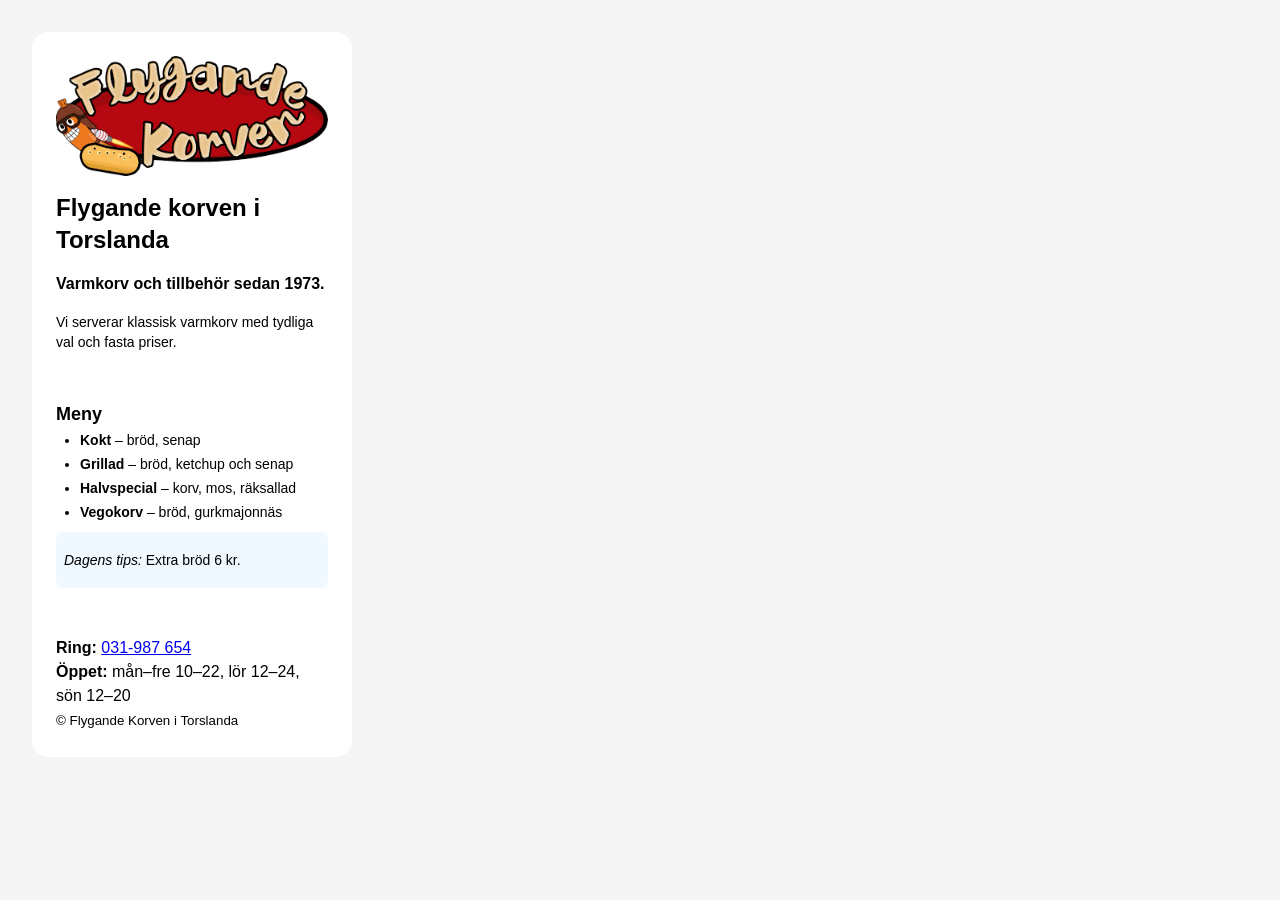
<file: index.html>
<!doctype html>
<html lang="sv">
  <head>
    <meta charset="utf-8">
    <meta name="viewport" content="width=device-width, initial-scale=1">
    <title>Flygande Korven</title>
    <link rel="stylesheet" href="style.css">
  </head>
  <body>
    <div class="menu-card">
      <header>
        <img
          class="logo"
          src="assets/flygande-korven-logo.png"
          alt="Flygande Korven" />
        <h1>Flygande korven i Torslanda</h1>
        <p class="tagline">Varmkorv och tillbehör sedan 1973.</p>
        <p class="description">Vi serverar klassisk varmkorv med tydliga val och fasta priser.</p>
      </header>
      <main>
        <h2>Meny</h2>
        <ul class="menu-list">
          <li><b>Kokt</b> – bröd, senap</li>
          <li><b>Grillad</b> – bröd, ketchup och senap</li>
          <li><b>Halvspecial</b> – korv, mos, räksallad</li>
          <li><b>Vegokorv</b> – bröd, gurkmajonnäs</li>
        </ul>
        <p class="tips"> <i>Dagens tips: </i>Extra bröd 6 kr.</p>
      </main>
      <footer>
        <ul>
          <p><b>Ring:</b> <a href="tel:031-987 654"> 031-987 654</a></p>
          <p><b>Öppet:</b> mån–fre 10–22, lör 12–24, sön 12–20</p>
        </ul>
        <small>&copy; Flygande Korven i Torslanda</small>
      </footer>
    </div>
  </body>
</html>
</file>
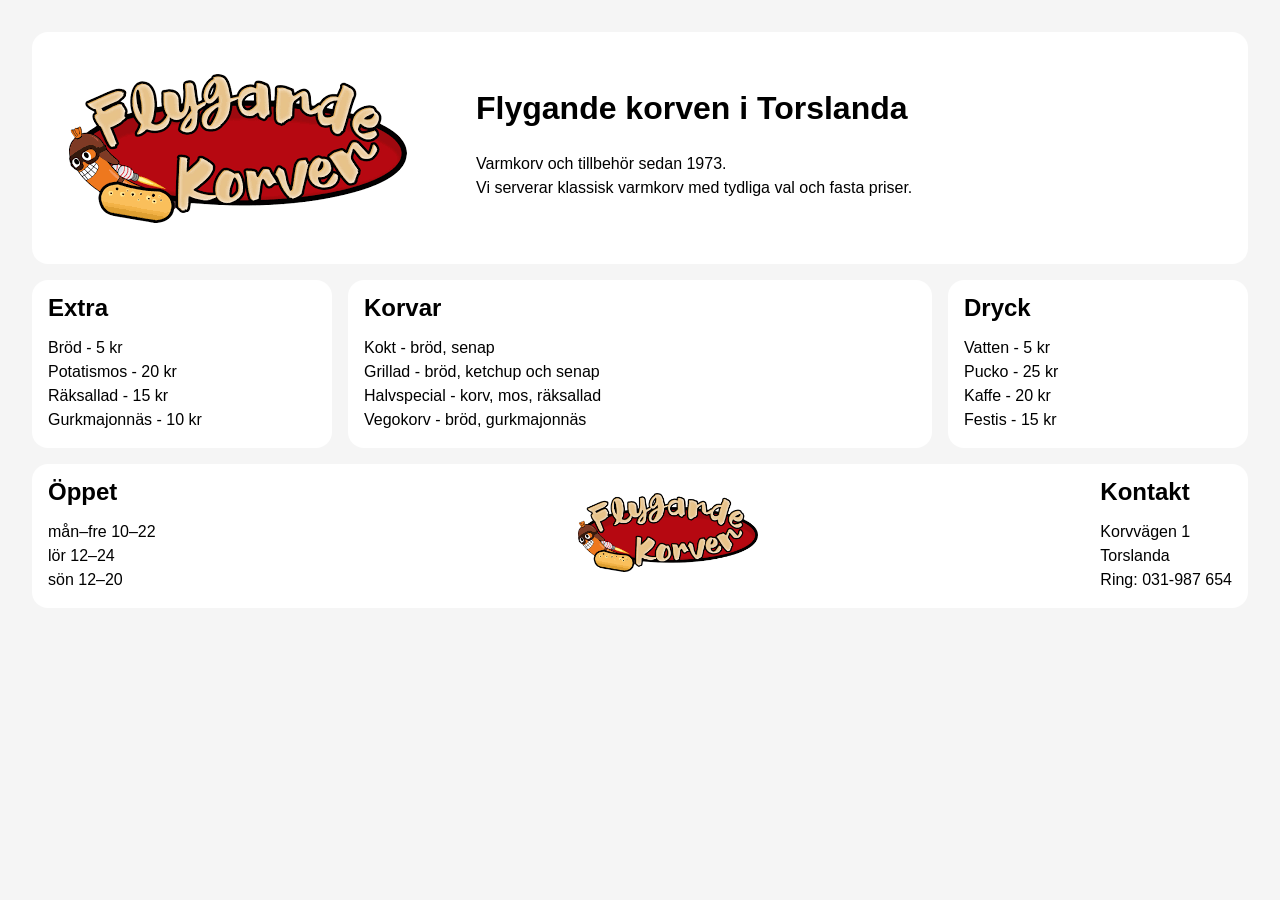
<file: flex/index.html>
<!doctype html>
<html lang="sv">
  <head>
    <meta charset="utf-8">
    <meta name="viewport" content="width=device-width, initial-scale=1">
    <title>Flygande Korven</title>
    <link rel="stylesheet" href="style.css">
  </head>
  <body>
    <div class="menu-wrapper">
      <header class="card">
        <div class="logo">
          <img src="/assets/flygande-korven-logo.png" alt="Flygande Korven" />
        </div>
        <div class="header-text">
          <h1>Flygande korven i Torslanda</h1>
          <p class="tagline">Varmkorv och tillbehör sedan 1973.</p>
          <p class="description">Vi serverar klassisk varmkorv med tydliga val och fasta priser.</p>
        </div>
      </header>
      <div class="menu-middle">
        <aside class="card">
          <h2>Extra</h2>
          <ul class="">
            <li>Bröd - 5 kr</li>
            <li>Potatismos - 20 kr</li>
            <li>Räksallad - 15 kr</li>
            <li>Gurkmajonnäs - 10 kr</li>
          </ul>
        </aside>
        <main class="card">
          <h2>Korvar</h2>
          <ul class="">
            <li>Kokt - bröd, senap</li>
            <li>Grillad - bröd, ketchup och senap</li>
            <li>Halvspecial - korv, mos, räksallad</li>
            <li>Vegokorv - bröd, gurkmajonnäs</li>
          </ul>
        </main>
        <aside class="card">
          <h2>Dryck</h2>
          <ul class="">
            <li>Vatten - 5 kr</li>
            <li>Pucko - 25 kr</li>
            <li>Kaffe - 20 kr</li>
            <li>Festis - 15 kr</li>
          </ul>
        </aside>
      </div>
      <footer class="card">
        <div>
           <h2>Öppet</h2>
          <ul>
            <li>mån–fre 10–22</li>
            <li>lör 12–24</li>
            <li>sön 12–20</li>
          </ul>
        </div>
        <div class="footer-logo">
          <img src="/assets/flygande-korven-logo.png" alt="Flygande Korven" />
        </div>
        <div>
          <h2>Kontakt</h2>
          <ul>
            <li>Korvvägen 1</li>
            <li>Torslanda</li>
            <li>Ring: 031-987 654</li>
          </ul>
        </div>
      </footer>
    </div>
  </body>
</html>
</file>
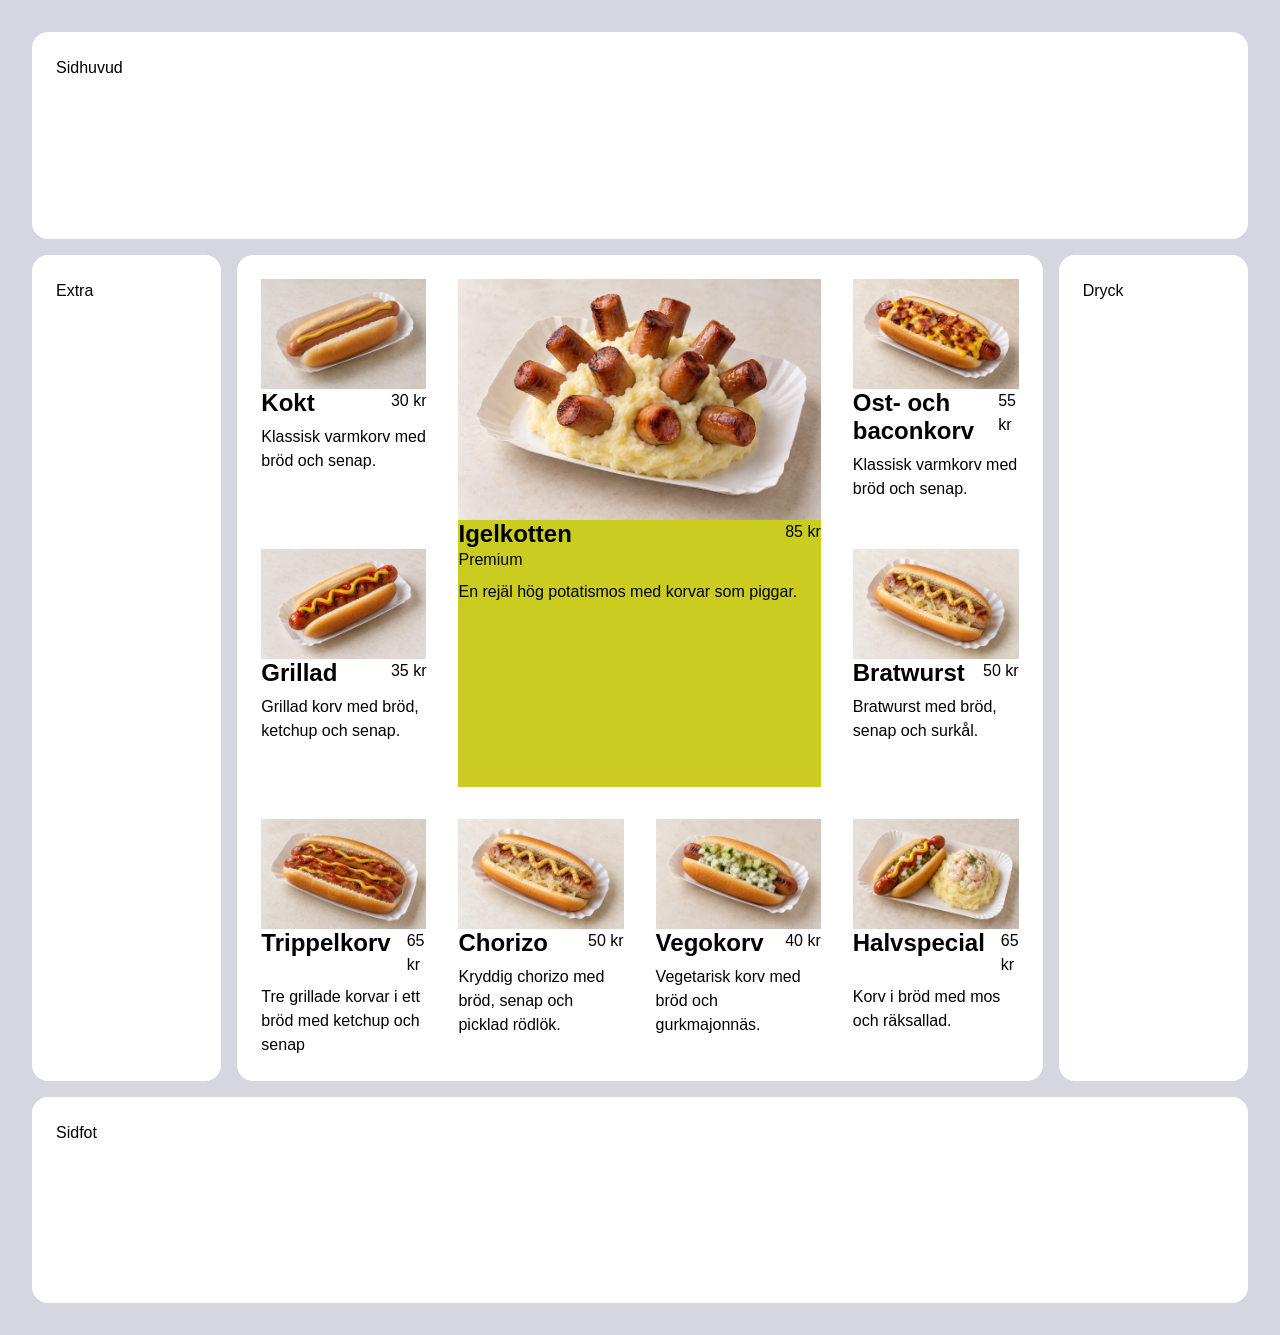
<file: grid/index.html>
<!doctype html>
<html lang="sv">
<head>
  <meta charset="utf-8">
  <meta name="viewport" content="width=device-width, initial-scale=1">
  <title>Flygande Korven – start med Flexbox</title>
  <link rel="stylesheet" href="style.css">
</head>
<body>
  <div class="layout">
    <header class="card">Sidhuvud</header>
    <aside class="card">Extra</aside>
    <main class="card middle-layout">
      <article class="dish-card">
        <img src="assets/kokt.jpg" width="1536" height="1024" alt="Kokt korv i bröd med senap">
        <div class="dish-copy">
          <div class="dish-heading">
            <div class="dish-label"><h2 class="dish-name">Kokt</h2></div>
            <p class="dish-price">30 kr</p>
          </div>
          <p class="dish-description">Klassisk varmkorv med bröd och senap.</p>
        </div>
      </article>
      <article class="dish-card featured">
        <img src="assets/igelkotten.jpg" width="1536" height="1024" alt="Potatismos med grillade korvbitar som piggar">
        <div class="dish-copy">
          <div class="dish-heading">
            <div class="dish-label"><h2 class="dish-name">Igelkotten</h2><span class="premium">Premium</span></div>
            <p class="dish-price">85 kr</p>
          </div>
          <p class="dish-description">En rejäl hög potatismos med korvar som piggar.</p>
        </div>
      </article>
      <article class="dish-card">
        <img src="assets/ostbacon.jpg" width="1536" height="1024" alt="Korv i bröd med ost och bacon">
        <div class="dish-copy">
          <div class="dish-heading">
            <div class="dish-label"><h2 class="dish-name">Ost- och baconkorv</h2></div>
            <p class="dish-price">55 kr</p>
          </div>
          <p class="dish-description">Klassisk varmkorv med bröd och senap.</p>
        </div>
      </article>
      <article class="dish-card">
        <img src="assets/grillad.jpg" width="1536" height="1024" alt="Grillad korv i bröd med ketchup och senap">
        <div class="dish-copy">
          <div class="dish-heading">
            <div class="dish-label"><h2 class="dish-name">Grillad</h2></div>
            <p class="dish-price">35 kr</p>
          </div>
          <p class="dish-description">Grillad korv med bröd, ketchup och senap.</p>
        </div>
      </article>
      <article class="dish-card">
        <img src="assets/bratwurst.jpg" width="1536" height="1024" alt="Bratwurst i bröd med senap och surkål">
        <div class="dish-copy">
          <div class="dish-heading">
            <div class="dish-label"><h2 class="dish-name">Bratwurst</h2></div>
            <p class="dish-price">50 kr</p>
          </div>
          <p class="dish-description">Bratwurst med bröd, senap och surkål.</p>
        </div>
      </article>
      <article class="dish-card">
        <img src="assets/trippelkorv.jpg" width="1536" height="1024" alt="Tre korvar i ett bröd med ketchup och senap">
        <div class="dish-copy">
          <div class="dish-heading">
            <div class="dish-label"><h2 class="dish-name">Trippelkorv</h2></div>
            <p class="dish-price">65 kr</p>
          </div>
          <p class="dish-description">Tre grillade korvar i ett bröd med ketchup och senap</p>
        </div>
      </article>
      <article class="dish-card">
        <img src="assets/bratwurst.jpg" width="1536" height="1024" alt="Korv i bröd med senap, samma referensbild som Bratwurst">
        <div class="dish-copy">
          <div class="dish-heading">
            <div class="dish-label"><h2 class="dish-name">Chorizo</h2></div>
            <p class="dish-price">50 kr</p>
          </div>
          <p class="dish-description">Kryddig chorizo med bröd, senap och picklad rödlök.</p>
        </div>
      </article>
      <article class="dish-card">
        <img src="assets/vegokorv.jpg" width="1536" height="1024" alt="Vegokorv i bröd med gurkmajonnäs">
        <div class="dish-copy">
          <div class="dish-heading">
            <div class="dish-label"><h2 class="dish-name">Vegokorv</h2></div>
            <p class="dish-price">40 kr</p>
          </div>
          <p class="dish-description">Vegetarisk korv med bröd och gurkmajonnäs.</p>
        </div>
      </article>
      <article class="dish-card">
        <img src="assets/halvspecial.jpg" width="1536" height="1024" alt="Korv i bröd med mos och räksallad">
        <div class="dish-copy">
          <div class="dish-heading">
            <div class="dish-label"><h2 class="dish-name">Halvspecial</h2></div>
            <p class="dish-price">65 kr</p>
          </div>
          <p class="dish-description">Korv i bröd med mos och räksallad.</p>
        </div>
      </article>
    </main>
    <aside class="card">Dryck</aside>
    <footer class="card">Sidfot</footer>
  </div>
<div class="menu-wrapper">
  <header class="card menu-header">
    <div class="logo"><img src="assets/flygande-korven-logo.png" width="338" height="149" alt="Flygande Korven"></div>
    <div class="text">
      <h1>Flygande Korven i Torslanda</h1>
      <div class="intro-lines"><p>Varmkorv och tillbehör sedan 1973</p><p>Vi serverar klassisk varmkorv med tydliga val och fasta priser.</p></div>
    </div>
  </header>
  <!-- Nästa steg: flytta upp de tre panelerna och ta bort denna wrapper. -->
  <div class="menu-middle">
  <aside class="card side-menu" aria-labelledby="extra-heading">
    <h2 id="extra-heading">Extra</h2>
    <ul><li>Extra bröd – 5 kr</li><li>Potatismos – 20 kr</li><li>Räksallad – 15 kr</li><li>Rostad lök – 5 kr</li></ul>
  </aside>
  <main class="card main-menu" aria-label="Korvmeny">
    <div class="dish-grid">
      <article class="dish-card">
        <img src="assets/kokt.jpg" width="1536" height="1024" alt="Kokt korv i bröd med senap">
        <div class="dish-copy">
          <div class="dish-heading">
            <div class="dish-label"><h2 class="dish-name">Kokt</h2></div>
            <p class="dish-price">30 kr</p>
          </div>
          <p class="dish-description">Klassisk varmkorv med bröd och senap.</p>
        </div>
      </article>
      <article class="dish-card featured">
        <img src="assets/igelkotten.jpg" width="1536" height="1024" alt="Potatismos med grillade korvbitar som piggar">
        <div class="dish-copy">
          <div class="dish-heading">
            <div class="dish-label"><h2 class="dish-name">Igelkotten</h2><span class="premium">Premium</span></div>
            <p class="dish-price">85 kr</p>
          </div>
          <p class="dish-description">En rejäl hög potatismos med korvar som piggar.</p>
        </div>
      </article>
      <article class="dish-card">
        <img src="assets/ostbacon.jpg" width="1536" height="1024" alt="Korv i bröd med ost och bacon">
        <div class="dish-copy">
          <div class="dish-heading">
            <div class="dish-label"><h2 class="dish-name">Ost- och baconkorv</h2></div>
            <p class="dish-price">55 kr</p>
          </div>
          <p class="dish-description">Klassisk varmkorv med bröd och senap.</p>
        </div>
      </article>
      <article class="dish-card">
        <img src="assets/grillad.jpg" width="1536" height="1024" alt="Grillad korv i bröd med ketchup och senap">
        <div class="dish-copy">
          <div class="dish-heading">
            <div class="dish-label"><h2 class="dish-name">Grillad</h2></div>
            <p class="dish-price">35 kr</p>
          </div>
          <p class="dish-description">Grillad korv med bröd, ketchup och senap.</p>
        </div>
      </article>
      <article class="dish-card">
        <img src="assets/bratwurst.jpg" width="1536" height="1024" alt="Bratwurst i bröd med senap och surkål">
        <div class="dish-copy">
          <div class="dish-heading">
            <div class="dish-label"><h2 class="dish-name">Bratwurst</h2></div>
            <p class="dish-price">50 kr</p>
          </div>
          <p class="dish-description">Bratwurst med bröd, senap och surkål.</p>
        </div>
      </article>
      <article class="dish-card">
        <img src="assets/trippelkorv.jpg" width="1536" height="1024" alt="Tre korvar i ett bröd med ketchup och senap">
        <div class="dish-copy">
          <div class="dish-heading">
            <div class="dish-label"><h2 class="dish-name">Trippelkorv</h2></div>
            <p class="dish-price">65 kr</p>
          </div>
          <p class="dish-description">Tre grillade korvar i ett bröd med ketchup och senap</p>
        </div>
      </article>
      <article class="dish-card">
        <img src="assets/bratwurst.jpg" width="1536" height="1024" alt="Korv i bröd med senap, samma referensbild som Bratwurst">
        <div class="dish-copy">
          <div class="dish-heading">
            <div class="dish-label"><h2 class="dish-name">Chorizo</h2></div>
            <p class="dish-price">50 kr</p>
          </div>
          <p class="dish-description">Kryddig chorizo med bröd, senap och picklad rödlök.</p>
        </div>
      </article>
      <article class="dish-card">
        <img src="assets/vegokorv.jpg" width="1536" height="1024" alt="Vegokorv i bröd med gurkmajonnäs">
        <div class="dish-copy">
          <div class="dish-heading">
            <div class="dish-label"><h2 class="dish-name">Vegokorv</h2></div>
            <p class="dish-price">40 kr</p>
          </div>
          <p class="dish-description">Vegetarisk korv med bröd och gurkmajonnäs.</p>
        </div>
      </article>
      <article class="dish-card">
        <img src="assets/halvspecial.jpg" width="1536" height="1024" alt="Korv i bröd med mos och räksallad">
        <div class="dish-copy">
          <div class="dish-heading">
            <div class="dish-label"><h2 class="dish-name">Halvspecial</h2></div>
            <p class="dish-price">65 kr</p>
          </div>
          <p class="dish-description">Korv i bröd med mos och räksallad.</p>
        </div>
      </article>
    </div>
  </main>
  <aside class="card side-menu" aria-labelledby="drink-heading">
    <h2 id="drink-heading">Dryck</h2>
    <ul><li>Vatten – 15 kr</li><li>Pucko – 25 kr</li><li>Kaffe – 20 kr</li><li>Festis – 15 kr</li></ul>
  </aside>
  </div>
  <footer class="card menu-footer">
    <div class="footer-copy">
      <h2>Öppet</h2>
      <ul><li>mån–fre 10–22</li><li>lör 12–24</li><li>sön 12–20</li></ul>
    </div>
    <div class="logo"><img src="assets/flygande-korven-logo.png" width="338" height="149" alt="Flygande Korven"></div>
    <div class="footer-copy contact">
      <div class="contact-content">
      <h2>Kontakt</h2>
      <ul><li>Korvvägen 1</li><li>Torslanda</li><li><a href="tel:031987654">Ring: 031-987 654</a></li></ul>
      </div>
    </div>
  </footer>
</div>
</body>
</html>
</file>
<file: style.css>
*{
    margin: 0;
    padding: 0;
    box-sizing: border-box;
}

.logo {
    display: block;
    width: 100%;
    height: auto;
    margin-bottom: 16px;
}

.menu-card h1 {
    font-size: 24px;
   line-height: 32px;
   margin-bottom: 16px;
}

.menu-card h2 {
    font-size: 18px;
    line-height: 28px;
}

.tagline {
    font-weight: 700;
    margin-bottom: 16px;
}

.description {
   font-size: 14px;
   line-height: 20px;
}

body {
    font-family: Arial, sans-serif;
    font-size: 16px;
    background-color: #f5f5f5;
    padding: 32px;
    margin: 0px;
    line-height: 24px;
}

header{
    margin-bottom: 48px;
}

footer{
    margin-top: 48px;
}

p.tips {
    font-size: 14px;
    color: #000000;
    padding: 16px 8px;
    background-color: #f0f9ff;
    border-radius: 8px;
    margin-top: 8px;
}

.menu-card {
    background-color: #ffffff;
    padding: 24px;
    width: 320px;
    border-radius: 16px;
}

.menu-list {
    padding-left: 24px;
    font-size: 14px;
}
</file>
<file: flex/style.css>
*{
    margin: 0;
    padding: 0;
    box-sizing: border-box;
}

body {
    font-family: Arial, sans-serif;
    font-size: 16px;
    background-color: #f5f5f5;
    padding: 32px;
    margin: 0px;
    line-height: 24px;
}

.card {
    background-color: #ffffff;
    border-radius: 16px;
    padding: 16px;
}

.menu-wrapper {
    display: flex;
    flex-direction: column;
    gap: 16px;
}

header {
    display: flex;
    gap: 32px;
}

header .logo {
    flex-basis: 380px;
    display: flex;
    justify-content: center;
    align-items: center;
}

header .header-text {
    padding: 16px;
    margin-bottom: 16px;
}

h1 {
    margin-top: 32px;
    margin-bottom: 32px;
}

.menu-middle {
    display: flex;
    justify-content: space-between;
    gap: 16px;
}

.menu-middle aside {
    flex-basis: 300px
}

.menu-middle main {
    flex-grow: 1;
}

li {
    list-style: none;
}

footer {
    display: flex;
    justify-content: space-between;
    align-items: center;
}

.footer-logo {
    max-width: 100px;
}

p {
    padding-bottom: 16px;
}

h2 {
    padding-bottom: 16px;
}

p.tagline {
    padding-bottom: 0px;
}

.footer-logo img {
    width: 180px
}

@media (max-width: 659px) {
    .card {
        flex-direction: column;
    }

    .menu-middle {
        flex-direction: column;
    }

    footer {
        align-items: unset;
        gap: 16px;
    }
}
</file>
<file: grid/style.css>
/* Gemensamma grundstilar från den första menyn. */
* { box-sizing: border-box; }
body { color: #000; font-family: Arial, sans-serif; font-size: 16px; margin: 0; padding: 32px; background: #d5d6e0; line-height: 24px; }
h1, h2, h3, p, ul { margin: 0; }
h1 { font-size: 32px; line-height: 40px; }
h2 { font-size: 24px; line-height: 28px; }
ul { list-style: none; padding: 0; }
.main-menu li strong { font-weight: 400; }
a { color: inherit; }
.tagline { font-weight: 400; }
.description { font-size: 16px; line-height: 24px; }
.menu-tip { font-size: 14px; line-height: 20px; }
.copyright { margin-top: 16px; font-size: 12px; line-height: 16px; text-align: center; }
.card { background: #fff; border-radius: 16px; padding: 24px; }
.logo img { display: block; width: 100%; max-width: 190px; height: auto; }

.menu-wrapper {
  display: none;
  flex-direction: column;
  gap: 16px;
}

.menu-middle {
  display: flex;
  gap: 16px;
}

.menu-middle > aside { 
  flex-basis: 20%; 
  min-width: 0;
 }

.menu-middle > .main-menu { 
  flex-grow: 1; 
  min-width: 0;
 }

.menu-wrapper > header { 
  display: flex; 
  align-items: center; 
  gap: 32px;
 }

.logo { flex-basis: 190px; 
  flex-shrink: 0; 
  min-width: 0; 
  display: flex; 
  align-items: center; 
  justify-content: center;
 }

.text {
  flex-grow: 1;
  min-width: 0;
  display: flex;
  flex-direction: column;
  align-items: flex-start;
  justify-content: center;
  gap: 8px;
  text-align: left;
}

.text h1 { 
  margin-bottom: 8px;
 }

.menu-wrapper > footer { 
  display: flex; 
  justify-content: space-between; 
  gap: 16px;
 }

.footer-copy { 
  flex-basis: 20%; 
  min-width: 0;
 }

.footer-copy {
  display: flex;
  flex-direction: column;
  align-items: flex-start;
  justify-content: flex-start;
  gap: 16px;
  text-align: left;
}
.side-menu, .main-menu { 
  display: flex; 
  flex-direction: column; 
  gap: 16px; 
}

/* Bonus för smala fönster. 
@media (max-width: 900px) {
  body { padding: 16px; }
  .menu-wrapper > header, .menu-middle, .menu-wrapper > footer { flex-direction: column; }
  .logo, .menu-middle > aside, .footer-copy { flex-basis: auto; }
  .menu-middle > .main-menu { flex-grow: 0; }
} */

/* Nya menybilder: bara en grundregel så att de ryms i sidan.
   Korvkortens utseende, Flexbox och Grid skriver du själv. */
.dish-card img { 
  display: block; 
  max-width: 100%; 
  height: auto;
 }

/* Din uppgift: se README.md och Figma. Börja med HTML-strukturen. */

/* Samma gruppering av kontaktuppgifterna som i den tidigare footern. */
.contact-content { 
  display: flex; 
  flex-direction: 
  column; gap: 16px;
 }

.layout { 
  gap: 16px;
  display: grid; 
  grid-template-columns: repeat(6, 1fr);
  grid-template-rows: 1fr 4fr 1fr;
 }

 header { 
  grid-column: 1 / -1; 
  grid-row: 1 / 2;
 }

  aside { 
    /* grid-column: 1 / 2;  */
    grid-row: 2 / span 1;
  }

  main { 
    grid-column: 2 / 6; 
    grid-row: 2 / span 1;
  }

  footer { 
    grid-column: 1 / -1; 
    grid-row: 3 / span 1;
  }

  .middle-layout { 
    display: grid; 
    grid-template-columns: repeat(4, 1fr);
    grid-template-rows: repeat(3, 1fr);
    gap: 32px;
  }

  .dish-card.featured{ 
    grid-column: 2/ span 2; 
    grid-row: 1 / span 2;
    background: #cacd1f;
  }

  .dish-card { 
    grid-column: span 1; 
    grid-row: span 1;
    gap: 16px;
  }

  .dish-copy {
    display: flex;
    flex-direction: column;
    gap: 8px;
  }

  .dish-heading {
    display: flex;
    flex-direction: row;
    justify-content: space-between;
    gap: 16px;
  }

  .dish-name {

  }

  .dish-price {

  }

.dish-card img {
  flex-grow: 1;
  object-fit: cover;
  }

  @media (max-width: 500px) {
    .layout { 
      display: flex;
      flex-direction: column;
    }

    main.middle-layout {
    grid-template-columns: 1fr;
  }

  .dish-card.featured {
    grid-column: span 1;
    grid-row: span 1;
  }
}
</file>
